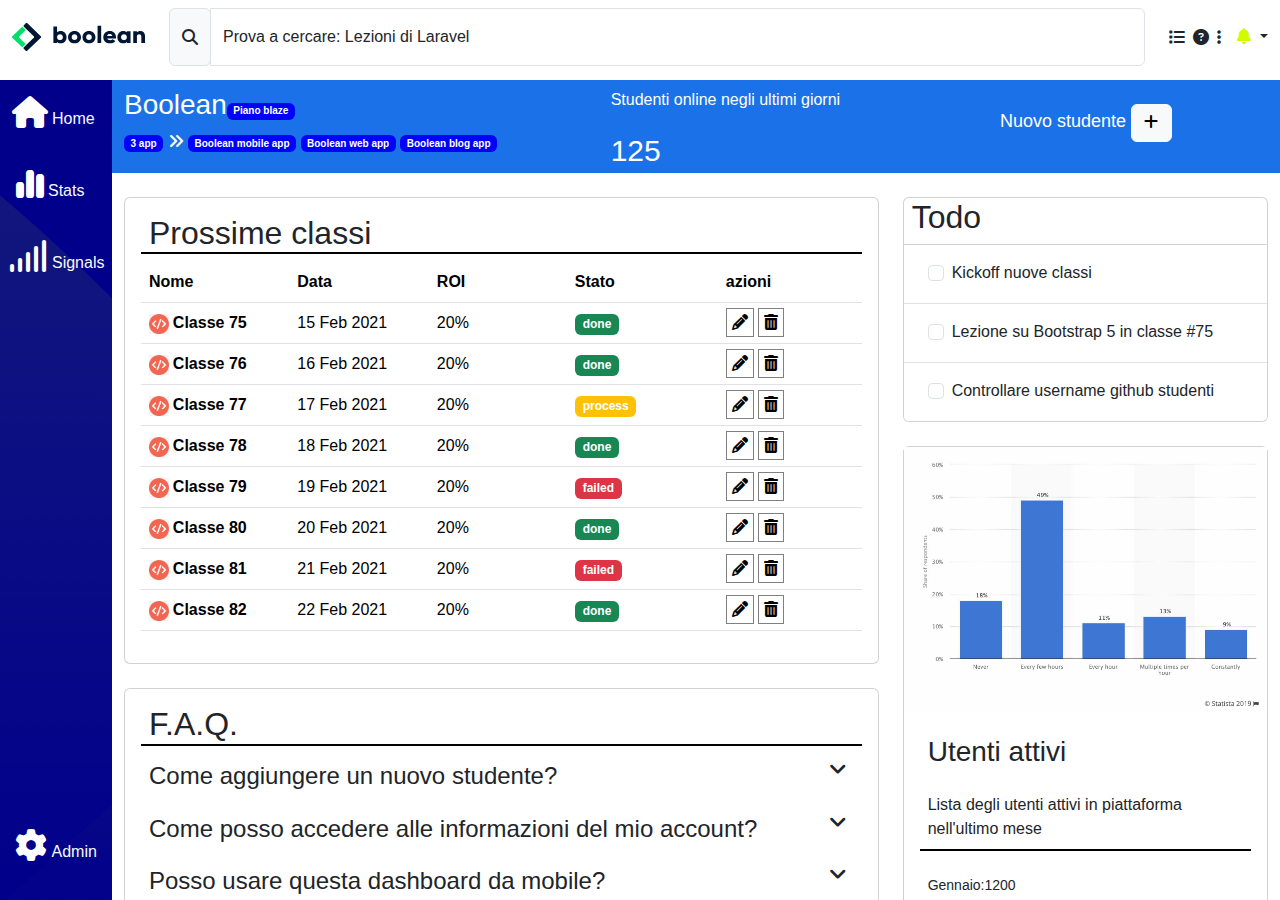
<file: index.html>
<!DOCTYPE html>
<html lang="en">
<head>
    <meta charset="UTF-8">
    <meta name="viewport" content="width=device-width, initial-scale=1.0">
    <title>bootstrap dashboard</title>
    <link rel="stylesheet" href="https://cdn.jsdelivr.net/npm/bootstrap@5.2.3/dist/css/bootstrap.min.css">
    <link rel="stylesheet" href="./css/style.css">
    <link rel="stylesheet" href="https://cdnjs.cloudflare.com/ajax/libs/font-awesome/6.4.2/css/all.min.css">
</head>
<body>
   <div class="my-wrapper">
        <header>
            <div class="container-fluid">
                <div class="row pt-2">
                    <div class="col-auto d-flex align-items-center">
                        <img class=" d-md-none my-logo " src="./img/mobile-logo.png" alt="">
                        <img class=" d-none d-md-inline-block my-logo " src="./img/logo.svg" alt="">
                    </div>
                    <div class="col d-flex align-items-center">
                        <div class="input-group has-validation ">
                            <span class="input-group-text"><i class="fa-solid fa-magnifying-glass"></i></span>
                            <div class="form-floating">
                                <input type="text" class="form-control" id="floatingInputGroup2" placeholder="Username" >
                                <label for="floatingInputGroup2">Prova a cercare: Lezioni di Laravel </label>
                            </div>
                        </div>
                    </div>
                    <div class="col-auto d-flex align-items-center ">
                        <i class="fa-solid fa-list  pe-2 d-none d-md-inline-block"></i>
                        <i class="fa-solid fa-circle-question pe-2 d-none d-md-inline-block"></i>
                        <i class="fa-solid fa-ellipsis-vertical pe-2 d-none d-md-inline-block"></i>
                        <a class="nav-link dropdown-toggle" href="#" id="navbarDarkDropdownMenuLink" role="button" data-bs-toggle="dropdown" aria-expanded="false">
                            <i class="fa-solid fa-bell ps-2 " style="color: #d0fa00;"></i>
                        </a>
                          <ul class="dropdown-menu dropdown-menu-start" aria-labelledby="navbarDarkDropdownMenuLink">
                            <li><a class="dropdown-item" href="#">Profilo</a></li>
                            <li><a class="dropdown-item" href="#">Fatturazione</a></li>
                            <li><a class="dropdown-item" href="#">Logout</a></li>
                          </ul>
                        
                    </div>
                </div>
            </div>
        </header>
        <nav>
            <div>
                <div class="sb-icon">
                    <i class="fa-solid fa-house fa-2x py-3 ps-1" style="color: #ffffff;"></i>
                    <span class="text-light d-none d-md-inline-block">Home</span>
                </div>

                <div class="sb-icon">
                    <i class="fa-solid fa-chart-simple fa-2x py-4 ps-2" style="color: #ffffff;"></i>
                    <span class="text-light d-none d-md-inline-block">Stats</span>
                </div>

                <div class="sb-icon">
                    <i class="fa-solid fa-signal fa-2x py-3" style="color: #ffffff;"></i>
                    <span class="text-light d-none d-md-inline-block">Signals</span>
                </div>
            </div>
            <div>
                <div class="admin">
                    <i class="fa-solid fa-gear fa-2x pb-4 " style="color: #ffffff;"></i>
                    <span class="text-light d-none d-md-inline-block">Admin</span>
                </div>
            </div>
        </nav>
        <main>
            <div class="scroller"> 
                <section class="fascione container-fluid">
                    <div class="row">
                        <div class="col-12 col-md-5">
                            <h3 class="pt-2">Boolean<span class="badge bg-primary my-tag me-2">Piano blaze</span></h3>
                            <span class="badge bg-primary my-tag">3 app</span> 
                            <i class="fa-solid fa-angles-right fa-md" style="color: #ffffff;"></i>
                            <span class="badge bg-primary d-none d-md-inline-block my-tag">Boolean mobile app</span> 
                            <span class="badge bg-primary d-none d-md-inline-block my-tag">Boolean web app</span> 
                            <span class="badge bg-primary d-none d-md-inline-block my-tag">Boolean blog app</span> 
                            <span class="badge bg-primary d-md-none text-center my-tag"><i class="fa-solid fa-plus" style="color: #ffffff;"></i></span>
                        </div>
                        <div class="col-12 col-md-4 pt-2">
                            <p>Studenti online negli ultimi giorni</p>
                            <span class="numero">125</span>
                        </div>
                        <div class="col-12 col-md-3 pt-4 pb-2">
                            <span class="off">Nuovo studente</span>
                            <button class="btn btn-light" type="button" data-bs-toggle="offcanvas" data-bs-target="#offcanvasExample" aria-controls="offcanvasExample">
                                <i class="fa-solid fa-plus" style="color: #000000;"></i>
                            </button>
                            <div class="offcanvas offcanvas-end text-dark" tabindex="1" id="offcanvasExample" aria-labelledby="offcanvasExampleLabel">
                                <div class="offcanvas-header">
                                <h5 class="offcanvas-title" id="offcanvasExampleLabel">Inserisci un nuovo studente</h5>
                                <button type="button" class="btn-close" data-bs-dismiss="offcanvas" aria-label="Close"></button>
                                </div>
                                <div class="offcanvas-body">
                                    <form>
                                        <div class="container">
                                            <div class="row">
                                                <div class="col-6">
                                                    <div class="mb-3">
                                                        <label for="exampleInputEmail1" class="form-label">Nome</label>
                                                        <input type="text" class="form-control" id="exampleInputEmail1" aria-describedby="emailHelp">
                                                    </div>
                                                    <div class="mb-3">
                                                        <label for="exampleInputEmail1" class="form-label">Email</label>
                                                        <span class="input-group-text">@</span>
                                                    </div>
                                                    <div class="mb-3">
                                                        <label for="exampleInputEmail1" class="form-label">indirizzo email</label>
                                                        <span class="input-group-text">@</span>
                                                    </div>
                                                </div>
                                                <div class="col-6">
                                                    <div class="mb-3">
                                                        <label for="exampleInputPassword1" class="form-label">Cognome</label>
                                                        <input type="text" class="form-control" id="exampleInputPassword1">
                                                    </div>
                                                    <div class="mb-3">
                                                        <label for="exampleInputPassword1" class="form-label">Password</label>
                                                        <input type="password" class="form-control" id="exampleInputPassword1">
                                                    </div>
                                                    <div class="mb-3">
                                                        <label for="exampleInputPassword1" class="form-label">Password</label>
                                                        <input type="password" class="form-control" id="exampleInputPassword1">
                                                    </div>
                                                    </div>
                                                </div>
                                                <div class="mb-3">
                                                    <label for="exampleInputEmail1" class="form-label">indirizzo</label>
                                                    <input type="text" class="form-control" id="exampleInputEmail1" aria-describedby="emailHelp">
                                                </div>
                                                <div class="row">
                                                    <div class="col-5">
                                                        <div class="mb-3">
                                                            <label for="exampleInputEmail1" class="form-label">Città</label>
                                                            <input type="text" class="form-control" id="exampleInputEmail1" aria-describedby="emailHelp">
                                                        </div>
                                                    </div>
                                            <div class="col-4">
                                                <div class="mb-3">
                                                    <label for="exampleInputEmail1" class="form-label">Stato</label>                                            
                                                    <input type="text" class="form-control" id="exampleInputEmail1" aria-describedby="emailHelp" placeholder="scegli..">
                                                </div>
                                            </div>
                                            <div class="col-3">
                                                <div class="mb-3">
                                                    <label for="exampleInputEmail1" class="form-label">Cap</label>
                                                    <input type="text" class="form-control" id="exampleInputEmail1" aria-describedby="emailHelp">
                                                </div>
                                            </div>
                                            <div class="input-group mb-3"> 
                                                <input type="file" class="form-control" id="inputGroupFile01">
                                            </div>

                                            <div class="col-12 mb-3 form-check ps-5">
                                                <input type="checkbox" class="form-check-input" id="exampleCheck1">
                                                <label class="form-check-label " for="exampleCheck1">Seleziona per proseguire</label>
                                            </div>
                                            <div class="row">
                                                <div class="col-4"><button type="submit" class="btn btn-primary mb-4">Salva</button></div>
                                                <div class="col-4"><button type="submit" class="btn btn-warning mb-4">Svuota</button></div>
                                            </div>
                                        </div>
                                    </div>
                                </div>
                                
                            </form>
                            </div>
                        </div>
                    </div>
                
                </section>
                    
                        
                <section>
                    <div class="container-fluid">
                        <div class="row">
                            <div class="col-12 col-md-8">
                                <div class="card my-4">
                                    <div class="card-body">
                                            <h2 class="ps-2 tit-card">Prossime classi</h2>
                                        <table class="table d-none d-md-inline-block">
                                        <thead>
                                        <tr>
                                            <th scope="col" style="width: 13rem;">Nome</th>
                                            <th scope="col" style="width: 13rem;">Data</th>
                                            <th scope="col" style="width: 13rem;">ROI</th>
                                            <th scope="col" style="width: 13rem;">Stato</th>
                                            <th scope="col" style="width: 13rem;">azioni</th>
                                        </tr>
                                        </thead>
                                        <tbody>
                                        <tr>
                                            <th scope="row"><img class="w8" src="./img/class-avatar.jpg" alt=""><span class="ps-1">Classe 75</span></th>
                                            <td>15 Feb 2021</td>
                                            <td>20%</td>
                                            <td><span class="badge bg-success">done</span> </td>
                                            <td>
                                                <span class="table-btn"><i class="fa-solid fa-pencil"></i></span>
                                                <span class="table-btn"><i class="fa-solid fa-trash-can"></i></span>
                                            </td>
                                        </tr>
                                        <tr>
                                            <th scope="row"><img class="w8" src="./img/class-avatar.jpg" alt=""><span class="ps-1">Classe 76</span></th>
                                            <td>16 Feb 2021</td>
                                            <td>20%</td>
                                            <td><span class="badge bg-success">done</span></td>
                                            <td>
                                                <span class="table-btn"><i class="fa-solid fa-pencil"></i></span>
                                                <span class="table-btn"><i class="fa-solid fa-trash-can"></i></span>
                                            </td>
                                        </tr>
                                        <tr>
                                            <th scope="row"><img class="w8" src="./img/class-avatar.jpg" alt=""><span class="ps-1">Classe 77</span></th>
                                            <td>17 Feb 2021</td>
                                            <td>20%</td>
                                            <td><span class="badge bg-warning">process</span></td>
                                            <td>
                                                <span class="table-btn"><i class="fa-solid fa-pencil"></i></span>
                                                <span class="table-btn"><i class="fa-solid fa-trash-can"></i></span>
                                            </td>
                                        </tr>
                                        <tr>
                                            <th scope="row"><img class="w8" src="./img/class-avatar.jpg" alt=""><span class="ps-1">Classe 78</span></th>
                                            <td>18 Feb 2021</td>
                                            <td>20%</td>
                                            <td><span class="badge bg-success">done</span></td>
                                            <td>
                                                <span class="table-btn"><i class="fa-solid fa-pencil"></i></span>
                                                <span class="table-btn"><i class="fa-solid fa-trash-can"></i></span>
                                            </td>
                                        </tr>
                                        <tr>
                                            <th scope="row"><img class="w8" src="./img/class-avatar.jpg" alt=""><span class="ps-1">Classe 79</span></th>
                                            <td>19 Feb 2021</td>
                                            <td>20%</td>
                                            <td><span class="badge bg-danger">failed</span></td>
                                            <td>
                                                <span class="table-btn"><i class="fa-solid fa-pencil"></i></span>
                                                <span class="table-btn"><i class="fa-solid fa-trash-can"></i></span>
                                            </td>
                                        </tr>
                                        <tr>
                                            <th scope="row"><img class="w8" src="./img/class-avatar.jpg" alt=""><span class="ps-1">Classe 80</span></th>
                                            <td>20 Feb 2021</td>
                                            <td>20%</td>
                                            <td><span class="badge bg-success">done</span></td>
                                            <td>
                                                <span class="table-btn"><i class="fa-solid fa-pencil"></i></span>
                                                <span class="table-btn"><i class="fa-solid fa-trash-can"></i></span>
                                            </td>
                                        </tr>
                                        <tr>
                                            <th scope="row"><img class="w8" src="./img/class-avatar.jpg" alt=""><span class="ps-1">Classe 81</span></th>
                                            <td>21 Feb 2021</td>
                                            <td >20%</td>
                                            <td><span class="badge bg-danger">failed</span></td>
                                            <td>
                                                <span class="table-btn"><i class="fa-solid fa-pencil"></i></span>
                                                <span class="table-btn"><i class="fa-solid fa-trash-can"></i></span>
                                            </td>
                                        </tr>
                                        <tr>
                                            <th scope="row"><img class="w8" src="./img/class-avatar.jpg" alt=""><span class="ps-1">Classe 82</span></th>
                                            <td>22 Feb 2021</td>
                                            <td>20%</td>
                                            <td><span class="badge bg-success">done</span></td>
                                            <td>
                                                <span class="table-btn"><i class="fa-solid fa-pencil"></i></span>
                                                <span class="table-btn"><i class="fa-solid fa-trash-can"></i></span> 
                                            </td>
                                        </tr>
                                        </tbody>
                                    </table>

                
                                    <table class="table d-md-none">
                                        <thead>
                                        <tr>
                                            <th scope="col" style="width: 40rem;">Nome</th>                               
                                            <th scope="col" style="width: 40rem;">Stato</th>
                                            <th scope="col" style="width: 40rem;">azioni</th>
                                        </tr>
                                        </thead>
                                        <tbody>
                                        <tr>
                                            <th scope="row"><img class="w8" src="./img/class-avatar.jpg" alt=""><span class="ps-1">Classe 75</span></td>
                                            <td><span class="badge bg-success">done</span> </td>
                                            <td>
                                                <span class="table-btn"><i class="fa-solid fa-pencil"></i></span>
                                                <span class="table-btn"><i class="fa-solid fa-trash-can"></i></span>
                                            </td>
                                        </tr>
                                        <tr>
                                            <th scope="row"><img class="w8" src="./img/class-avatar.jpg" alt="">
                                                <span class="ps-1">Classe 76</span></th>
                                                <td><span class="badge bg-success">done</span></td>
                                            <td>
                                                <span class="table-btn"><i class="fa-solid fa-pencil"></i></span>
                                                <span class="table-btn"><i class="fa-solid fa-trash-can"></i></span>
                                            </td>
                                        </tr>
                                        <tr>
                                            <th scope="row"><img class="w8" src="./img/class-avatar.jpg" alt=""><span class="ps-1">Classe 77</span></th>
                                            
                                            <td><span class="badge bg-warning">process</span></td>
                                            <td>
                                                <span class="table-btn"><i class="fa-solid fa-pencil"></i></span>
                                                <span class="table-btn"><i class="fa-solid fa-trash-can"></i></span>
                                            </td>
                                        </tr>
                                        <tr>
                                            <th scope="row"><img class="w8" src="./img/class-avatar.jpg" alt=""><span class="ps-1">Classe 78</span></th>
                                            
                                            <td><span class="badge bg-success">done</span></td>
                                            <td>
                                                <span class="table-btn"><i class="fa-solid fa-pencil"></i></span>
                                                <span class="table-btn"><i class="fa-solid fa-trash-can"></i></span>
                                            </td>
                                        </tr>
                                        <tr>
                                            <th scope="row"><img class="w8" src="./img/class-avatar.jpg" alt=""><span class="ps-1">Classe 79</span></th>
                                            <td><span class="badge bg-danger">failed</span></td>
                                            <td>
                                                <span class="table-btn"><i class="fa-solid fa-pencil"></i></span>
                                                <span class="table-btn"><i class="fa-solid fa-trash-can"></i></span>
                                            </td>
                                        </tr>
                                        <tr>
                                            <th scope="row"><img class="w8" src="./img/class-avatar.jpg" alt=""><span class="ps-1">Classe 80</span></th>
                                            <td><span class="badge bg-success">done</span></td>
                                            <td>
                                                <span class="table-btn"><i class="fa-solid fa-pencil"></i></span>
                                                <span class="table-btn"><i class="fa-solid fa-trash-can"></i></span>
                                            </td>
                                        </tr>
                                        <tr>
                                            <th scope="row"><img class="w8" src="./img/class-avatar.jpg" alt=""><span class="ps-1">Classe 81</span></th>
                                            <td><span class="badge bg-danger">failed</span></td>
                                            <td>
                                                <span class="table-btn"><i class="fa-solid fa-pencil"></i></span>
                                                <span class="table-btn"><i class="fa-solid fa-trash-can"></i></span>
                                            </td>
                                        </tr>
                                        <tr>
                                            <th scope="row"><img class="w8" src="./img/class-avatar.jpg" alt=""><span class="ps-1">Classe 82</span></th>
                                            <td><span class="badge bg-success">done</span></td>
                                            <td>
                                                <span class="table-btn"><i class="fa-solid fa-pencil"></i></span>
                                                <span class="table-btn"><i class="fa-solid fa-trash-can"></i></span> 
                                            </td>
                                        </tr>
                                        </tbody>
                                    </table>
                                        </div>
                                    </div>

                                    
                                    <div class="card">
                                        <div class="card-body">
                                            <h2 class="ps-2 tit-card">F.A.Q.</h2>
                                            <div class="riga">
                                                <div class="clmn">
                                                    <h4 class="p-2">Come aggiungere un nuovo studente?</h4>
                                                    <p class="answer ps-2">Lorem ipsum dolor sit amet consectetur adipisicing elit. Deserunt, saepe!</p>
                                                </div>
                                                <div class="clmn">
                                                    <span class="icon"><i class="fa-solid fa-angle-down"></i></span>
                                                    <span class="icon-hov"><i class="fa-solid fa-angle-up"></i></span>
                                                </div>
                                            </div>

                                            <div class="riga">
                                                <div class="clmn">
                                                    <h4 class="p-2">Come posso accedere alle informazioni del mio account?</h4>
                                                    <p class="answer ps-2">Lorem ipsum dolor sit amet consectetur adipisicing elit. Deserunt, saepe!</p>
                                                </div>
                                                <div class="clmn">
                                                    <span class="icon"><i class="fa-solid fa-angle-down"></i></span>
                                                    <span class="icon-hov"><i class="fa-solid fa-angle-up"></i></span>
                                                </div>
                                            </div>
                                            
                                            <div class="riga">
                                                <div class="clmn">
                                                    <h4 class="p-2">Posso usare questa dashboard da mobile?</h4>
                                                    <p class="answer ps-2">Lorem ipsum dolor sit amet consectetur adipisicing elit. Deserunt, saepe!</p>
                                                </div>
                                                <div class="clmn">
                                                    <span class="icon"><i class="fa-solid fa-angle-down"></i></span>
                                                    <span class="icon-hov"><i class="fa-solid fa-angle-up"></i></span>
                                                </div>
                                            </div>
                                        </div>
                                    </div>
                                    
                                    </div>
                                    <div class="col-12 col-md-4">
                                    
                                        <div class="card my-4">
                                            <h2 class="ps-2">Todo</h2>
                                            <ul class="list-group list-group-flush">
                                            <li class="list-group-item">
                                                <div class="p-2">
                                                    <div class="form-check ">
                                                        <input class="form-check-input" type="checkbox" value="" id="flexCheckDefault">
                                                        <label class="form-check-label" for="flexCheckDefault">
                                                        Kickoff nuove classi
                                                        </label>
                                                    </div>
                                                </div>
                                            </li>
                                            <li class="list-group-item">
                                                <div class="p-2">
                                                    <div class="form-check ">
                                                        <input class="form-check-input" type="checkbox" value="" id="flexCheckDefault">
                                                        <label class="form-check-label" for="flexCheckDefault">
                                                        Lezione su Bootstrap 5 in classe #75
                                                        </label>
                                                    </div>
                                                </div>
                                            </li>
                                            <li class="list-group-item">
                                                <div class="p-2">
                                                    <div class="form-check ">
                                                        <input class="form-check-input" type="checkbox" value="" id="flexCheckDefault">
                                                        <label class="form-check-label" for="flexCheckDefault">
                                                        Controllare username github studenti
                                                        </label>
                                                    </div>
                                                </div>
                                            </li>
                                            </ul>
                                        </div>
                                    
                                        <div class="card" >
                                            <img class="img-fluid" src="./img/stats.jpeg" alt="">
                                            <div class="card-body">
                                                <h3 class="p-2">Utenti attivi</h3>
                                                <p class="p-2 bor-b">Lista degli utenti attivi in piattaforma nell'ultimo mese</p>
                                                <p class="p-2 fs-14">Gennaio:1200</p>
                                                <p class="p-2 fs-14">Febbraio:800</p>
                                                <p class="p-2 fs-14 bor-b ">Marzo:1500</p>
                                                <a class="p-2 fs-14 text-center" href="http://" target="_blank" rel="noopener noreferrer">Visualizza report approfondito</a>
                                            </div>
                                        </div>
                                    </div>
                                </div>
                            </div>
                        </div>
                    </div>        
                </section>
            </div>
        </main>
                
                
        <script src="https://cdn.jsdelivr.net/npm/bootstrap@5.3.2/dist/js/bootstrap.bundle.min.js" integrity="sha384-C6RzsynM9kWDrMNeT87bh95OGNyZPhcTNXj1NW7RuBCsyN/o0jlpcV8Qyq46cDfL" crossorigin="anonymous"></script>
</body>
</html>
</file>
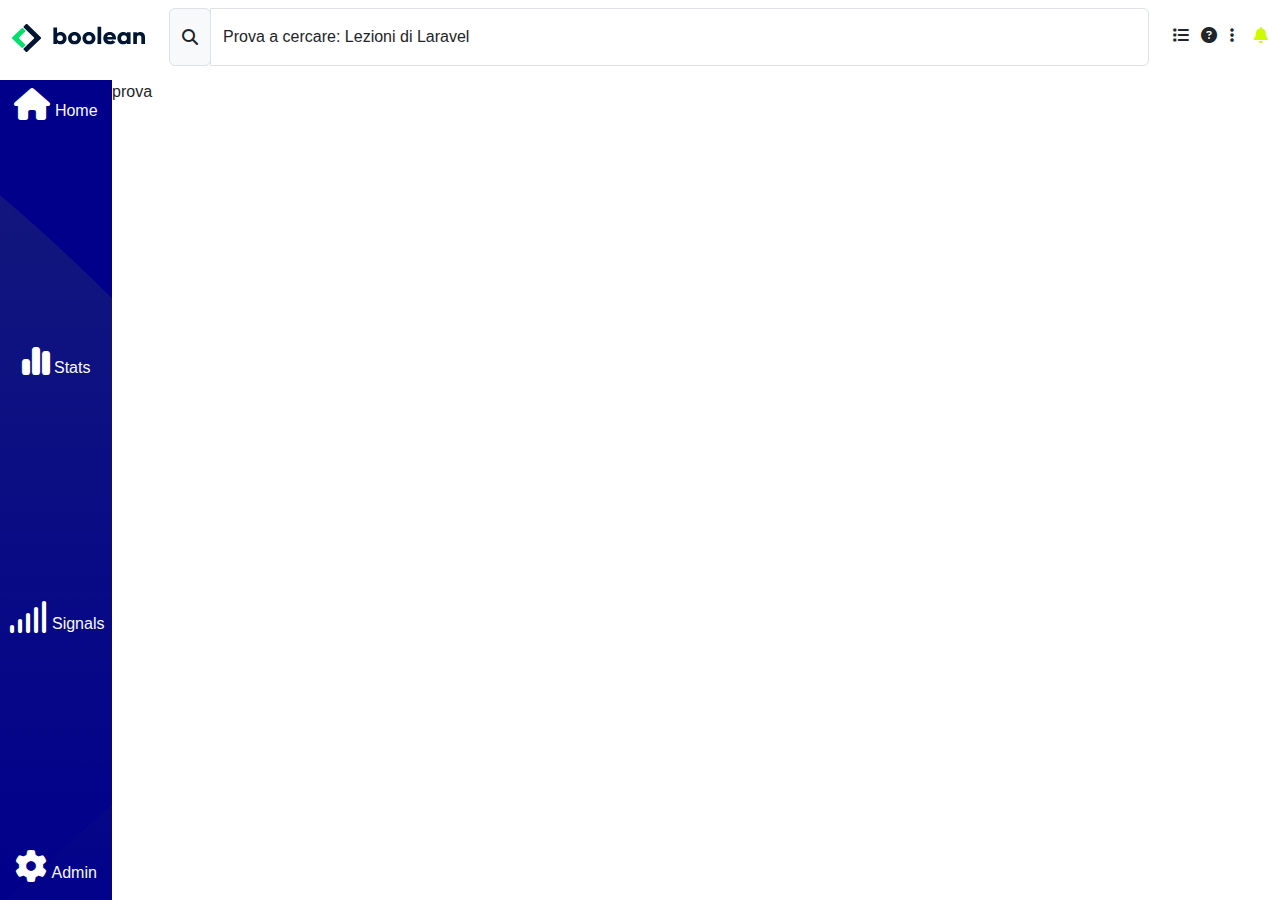
<file: provaindex.html>
<!DOCTYPE html>
<html lang="en">
<head>
    <meta charset="UTF-8">
    <meta name="viewport" content="width=device-width, initial-scale=1.0">
    <title>bootstrap dashboard</title>
    <link rel="stylesheet" href="https://cdn.jsdelivr.net/npm/bootstrap@5.2.3/dist/css/bootstrap.min.css">
    <link rel="stylesheet" href="./css/style.css">
    <link rel="stylesheet" href="https://cdnjs.cloudflare.com/ajax/libs/font-awesome/6.4.2/css/all.min.css">
</head>
<body>
   <div class="my-wrapper">
        <header>
            <div class="container-fluid">
                <div class="row">
                    <div class="col-auto va-m">
                        <img class="pt-4 " src="./img/logo.svg" alt="">
                        
                    </div>
                    <div class="col">
                        <div class="input-group has-validation pt-2">
                            <span class="input-group-text"><i class="fa-solid fa-magnifying-glass"></i></span>
                            <div class="form-floating">
                                <input type="text" class="form-control" id="floatingInputGroup2" placeholder="Username" >
                                <label for="floatingInputGroup2">Prova a cercare: Lezioni di Laravel </label>
                            </div>
                        </div>
                    </div>
                    <div class="col-auto pt-4">
                        <i class="fa-solid fa-list pe-2 d-none d-md-inline-block"></i>
                        <i class="fa-solid fa-circle-question pe-2 d-none d-md-inline-block"></i>
                        <i class="fa-solid fa-ellipsis-vertical pe-2 d-none d-md-inline-block"></i>
                        <i class="fa-solid fa-bell ps-2 " style="color: #d0fa00;"></i>
                    </div>
                </div>
            </div>
        </header>
        <nav>
            <div>
                <i class="fa-solid fa-house fa-2x py-2" style="color: #ffffff;"></i>
                <span class="text-light d-none d-md-inline-block">Home</span>
            </div>

            <div>
                <i class="fa-solid fa-chart-simple fa-2x py-2" style="color: #ffffff;"></i>
                <span class="text-light d-none d-md-inline-block">Stats</span>
            </div>

            <div>
                <i class="fa-solid fa-signal fa-2x py-2" style="color: #ffffff;"></i>
                <span class="text-light d-none d-md-inline-block">Signals</span>
            </div>

            <div class="admin">
                <i class="fa-solid fa-gear fa-2x " style="color: #ffffff;"></i>
                <span class="text-light d-none d-md-inline-block">Admin</span>
            </div>
        </nav>
        <main> 
            prova
        </main>
   </div>
        
        
    <script src="https://cdn.jsdelivr.net/npm/bootstrap@5.3.2/dist/js/bootstrap.bundle.min.js" integrity="sha384-C6RzsynM9kWDrMNeT87bh95OGNyZPhcTNXj1NW7RuBCsyN/o0jlpcV8Qyq46cDfL" crossorigin="anonymous"></script>
</body>
</html>
</file>
<file: css/style.css>
body{
    font-family: sans-serif;
}

.my-wrapper{
display: flex;
flex-wrap: wrap;
height: 100vh;
width: 100%;
}

header{
    height: 80px;
    width: 100%;
}
.my-logo{
   max-height: 4rem;
}
nav, main{height:calc(100% - 80px) ;}
nav{
    width: 7rem;
    display: flex;
    justify-content: space-between;
    flex-direction: column;
    flex-wrap: wrap;
    align-items: center;
    background-color: darkblue;
    background-image: url(../img/sidebar-bg.png);
    overflow-y: hidden;
}

.sb-icon:hover{
   border-bottom:2px solid orange;
}
.admin{
    margin-bottom: 15px;
}
.admin:hover{
    border-bottom:2px solid orange;
}
main{
    width: calc(100% - 7rem);
    overflow-y: auto;
}
.fascione{
    background-color: #1b72e8;
    color: white;
}
.contenuto{
    background-color: white;
}
.my-tag{
    background-color: blue !important;
    font-size: 10px;
}
.numero{
    font-size: 30px;
}

.off{
    font-size: 18px;
}
.w8{width: 15%;}

.table-btn{
    border: 1px solid grey ;
    padding: 5px;
}
.tit-card{
    border-bottom: 2px solid black;
}

.riga{
    display: flex;
    justify-content: space-between;
}

.answer{
    display: none;
}
.icon{
    font-size: 20px;
    padding-right: 15px;
}
.icon-hov{
    display: none;
    padding-right: 15px;
    font-size: 20px;
}

.riga:hover .icon-hov{
   display: inline-block;
}
.riga:hover .icon{
    display: none;
}
.riga:hover .answer{
    display: inline-block;
 }

 .bor-b{
    border-bottom: 2px solid black;
 }
 .fs-14{font-size: 14px;}


 /* media query*/
 @media  screen and (max-width: 767px) {
    nav{
        width: 5rem;
    }
 }
</file>
